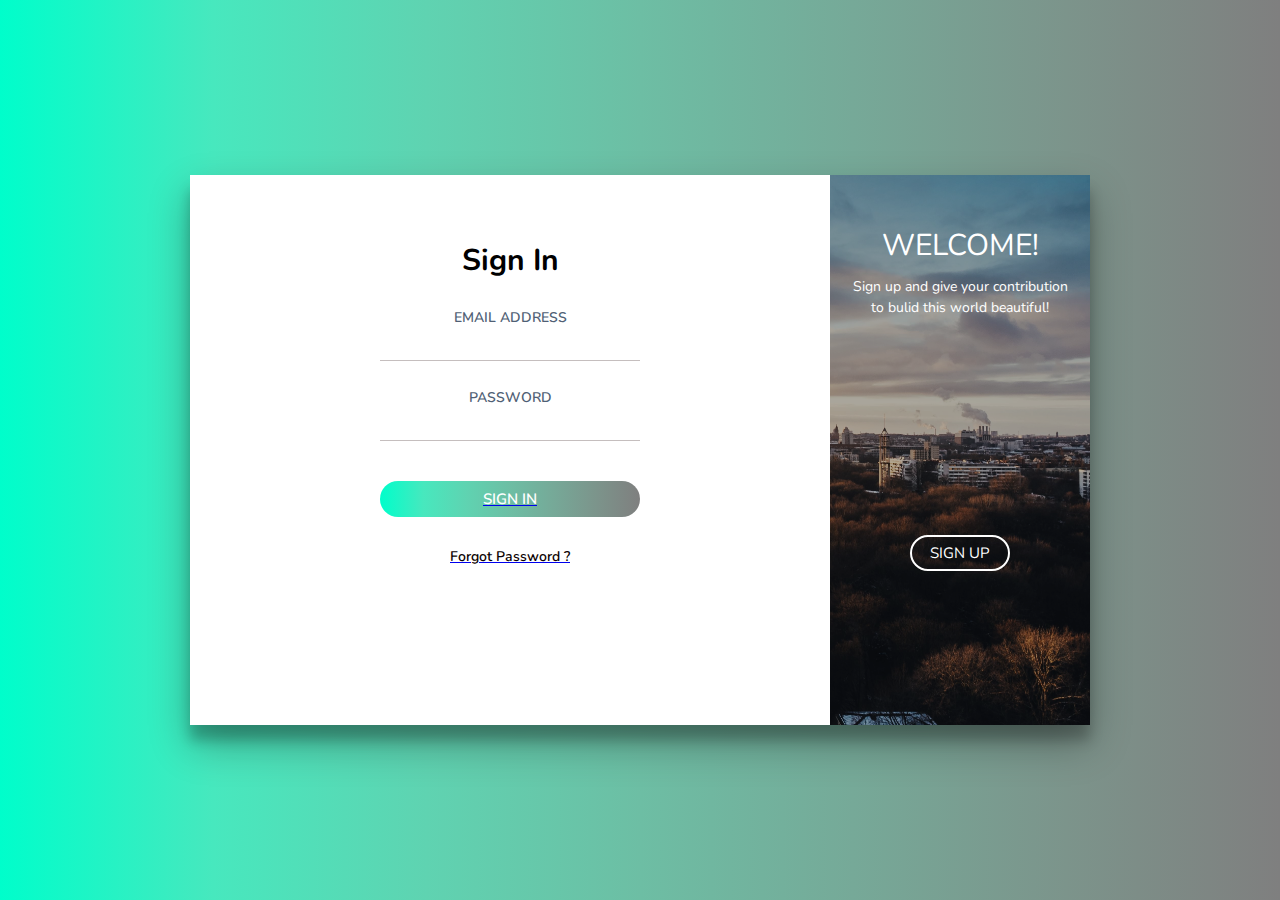
<file: index.html>
<!DOCTYPE html>
<html lang="en">

<head>
    <title>Life on land</title>
    <meta charset="UTF-8">
    <meta name="viewport" content="width=device-width, initial-scale=1">
    <link rel="stylesheet" type="text/css" href="style.css">
    <link href="https://fonts.googleapis.com/css?family=Nunito:400,600,700,800&display=swap" rel="stylesheet">

</head>

<body>


    <div class="cont">
        <div class="form sign-in">
            <h2>Sign In</h2>
            <label>
    <span>Email Address</span>
    <input type="email" name="email">
  </label>
            <label>
    <span>Password</span>
    <input type="password" name="password">
  </label>
            <a href="#" target="_blank">
                <button class="submit" type="button">Sign In</button>
            </a>
            <a href="#" target="blank">
                <p class="forgot-pass">Forgot Password ?</p>
            </a>

        </div>
        <div class="sub-cont">
            <div class="img">
                <div class="img-text m-up">
                    <h2>WELCOME!</h2>
                    <p>Sign up and give your contribution to bulid this world beautiful!</p>
                </div>
                <div class="img-text m-in">
                    <h2>Aready you are a one of us</h2>
                    <p>Then healp us to decorate this mother world with green cover.</p>
                </div>
                <div class="img-btn">
                    <span class="m-up">Sign Up</span>
                    <span class="m-in">Sign In</span>
                </div>
            </div>
            <div class="form sign-up">
                <h2>Sign Up</h2>
                <label>
      <span>Name</span>
      <input type="text">
    </label>
                <label>
      <span>Email</span>
      <input type="email">
    </label>
                <label>
      <span>Password</span>
      <input type="password">
    </label>
                <label>
      <span>Confirm Password</span>
      <input type="password">
    </label>
                <a href="#" target="blank"> <button type="button" class="submit">Sign Up Now</button></a>
            </div>
        </div>

    </div>
    <script type="text/javascript" src="script.js"></script>

</body>

</html>
</file>
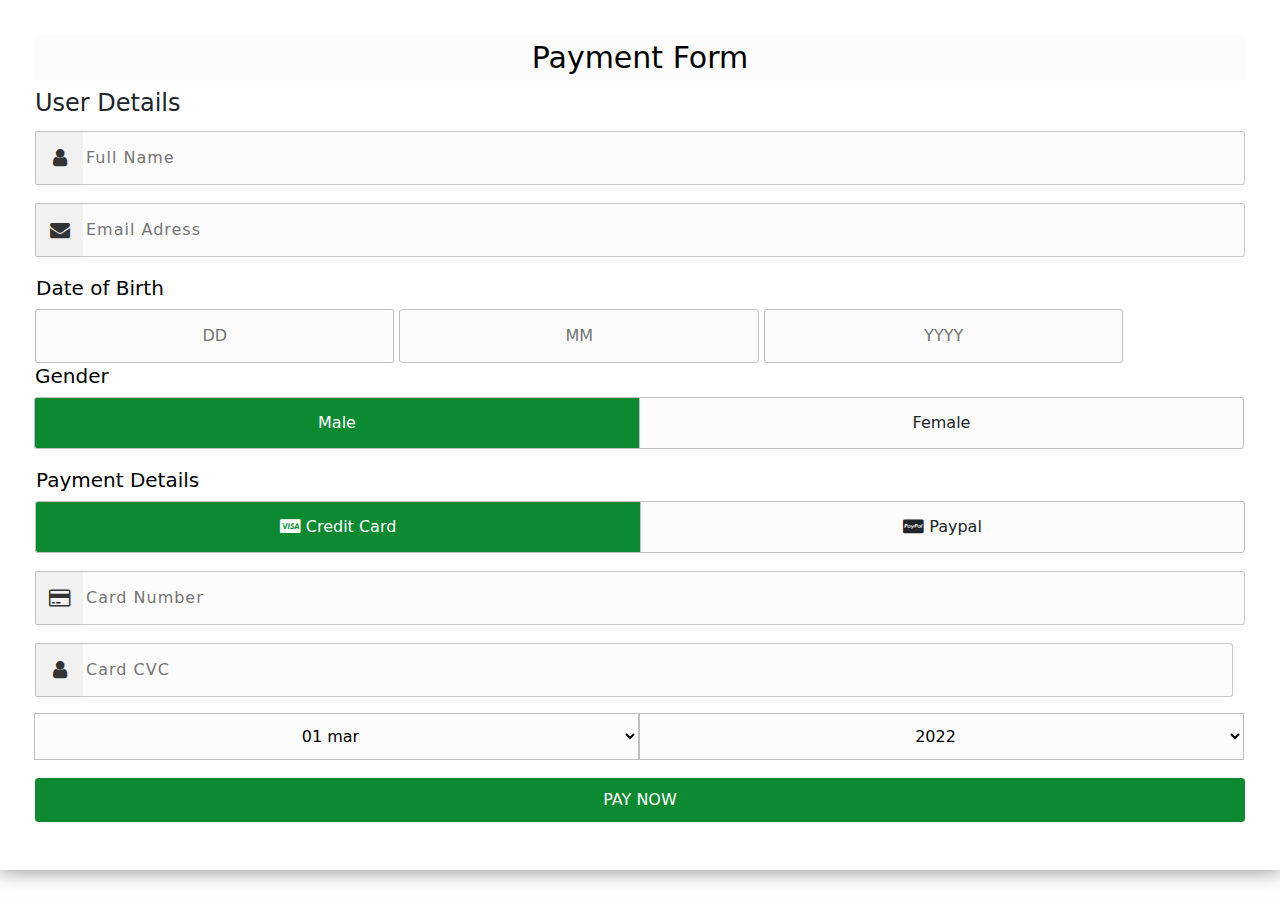
<file: Form.html>
<!DOCTYPE html>
<html lang="en">
<head>
    <meta charset="UTF-8">
    <meta http-equiv="X-UA-Compatible" content="IE=edge">
    <meta name="viewport" content="width=device-width, initial-scale=1.0">
    <link href="https://cdn.jsdelivr.net/npm/bootstrap@5.1.3/dist/css/bootstrap.min.css" rel="stylesheet">
    <link href="https://stackpath.bootstrapcdn.com/font-awesome/4.7.0/css/font-awesome.min.css" rel="stylesheet">
    <link rel="stylesheet" href="/Form.css">
    <title>Form</title>
</head>
<body>
    <div class="wrapper">
        <h2>Payment Form</h2>
        <form method="POST">
            <h4>User Details</h4>
            <div class="input-group">
                <div class="input-box">
                    <input type="text" placeholder="Full Name" required class="name">
                    <i class="fa fa-user icon"></i>
                </div>

            </div>
            <div class="input-group">
                <div class="input-box">
                    <input type="email" placeholder="Email Adress" required class="name">
                    <i class="fa fa-envelope icon"></i>
                </div>
            </div>
            <div class="input-group">
                <div class="input-box">
                    <h4>Date of Birth</h4>
                    <input type="text" placeholder="DD" class="dob">
                    <input type="text" placeholder="MM" class="dob">
                    <input type="text" placeholder="YYYY" class="dob">
                </div>
                <div class="input-box">
                    <h4>
                        Gender</h4>
                    <input type="radio" id="b1" name="gendar" checked class="radio">
                    <label for="b1">Male</label>
                    <input type="radio" id="b2" name="gendar" class="radio">
                    <label for="b2">Female</label>
                </div>
            </div>
            <div class="input-group">
                <div class="input-box">
                    <h4>
                        Payment Details</h4>
                    <input type="radio" name="pay" id="bc1" checked class="radio">
                    <label for="bc1"><span><i class="fa fa-cc-visa"></i> Credit Card</span></label>
                    <input type="radio" name="pay" id="bc2" class="radio">
                    <label for="bc2"><span><i class="fa fa-cc-paypal"></i> Paypal</span></label>
                </div>
            </div>
            <div class="input-group">
                <div class="input-box">
                    <input type="tel" placeholder="Card Number" required class="name">
                    <i class="fa fa-credit-card icon"></i>
                </div>
            </div>
            <div class="input-group">
                <div class="input-box">
                    <input type="tel" placeholder="Card CVC" required class="name">
                    <i class="fa fa-user icon"></i>
                </div>
                <div class="input-box">
                    <div class="date d-flex mt-3">
                        <select>
                            <option>01 mar</option>
                            <option>02 mar</option>
                            <option>03 mar</option>
                        </select>
                        <select>
                            <option>2022</option>
                            <option>2023</option>
                            <option>2024</option>
                        </select>
                    </div>
                </div>


            </div>
            <div class="input-group">
                <div class="input-box">
                    <button type="submit">PAY NOW</button>
                </div>
            </div>
        </form>
    </div>
</body>
</html>
</file>
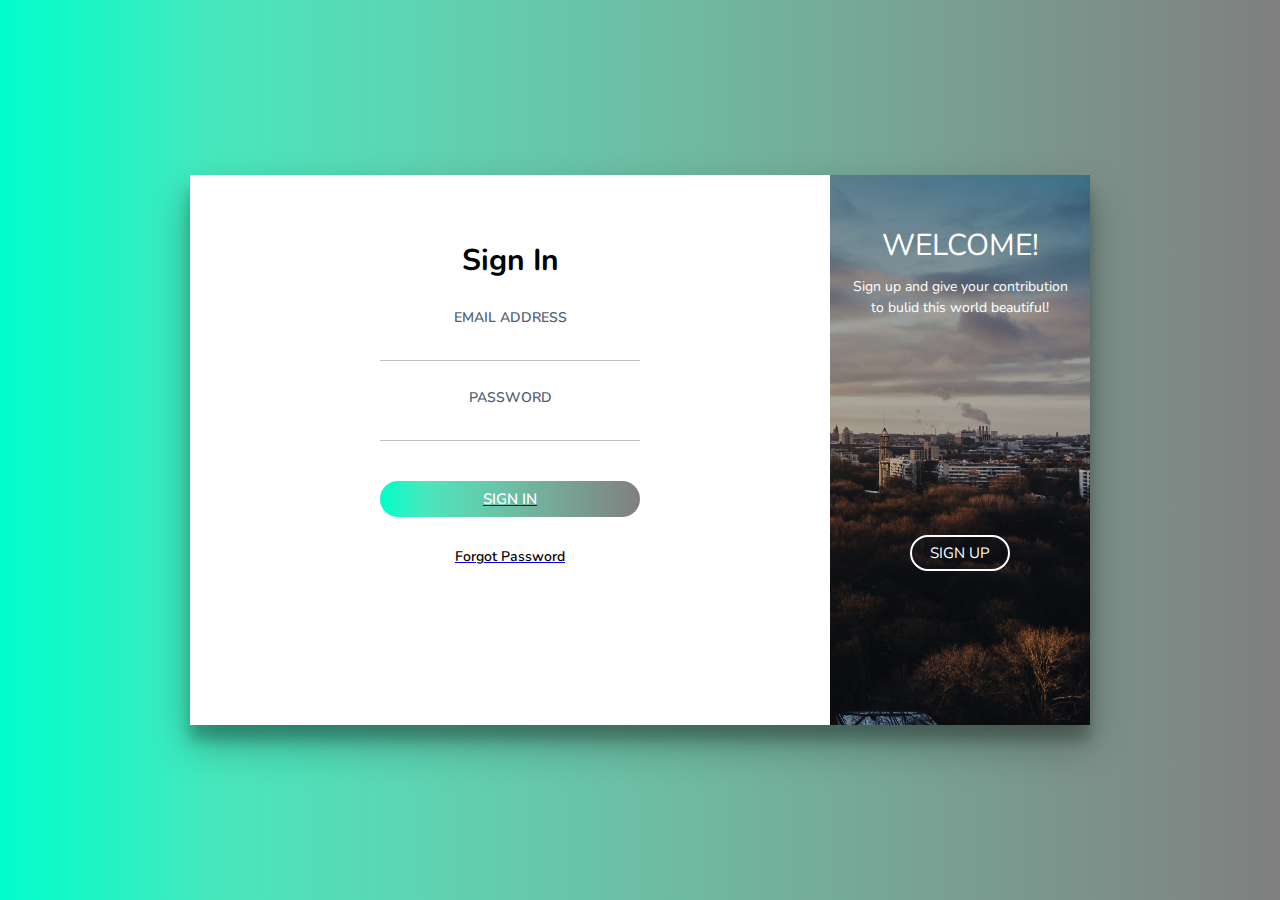
<file: login.html>
<!DOCTYPE html>
<html lang="en">

<head>
    <title>Life on Land LOGin and sign-in</title>
    <meta charset="UTF-8">
    <meta name="viewport" content="width=device-width, initial-scale=1">
    <link rel="stylesheet" type="text/css" href="style.css">
    <link href="https://fonts.googleapis.com/css?family=Nunito:400,600,700,800&display=swap" rel="stylesheet">
</head>

<body>
    <div class="cont">
        <div class="form sign-in">
            <h2>Sign In</h2>
            <label>
        <span>Email Address</span>
        <input type="email" name="email">
      </label>
            <label>
        <span>Password</span>
        <input type="password" name="password">
      </label>
            <a href="#" target="_blank">
                <button class="submit" type="button">Sign In</button>
            </a>
            <a href="#" target="blank">
                <p class="forgot-pass">Forgot Password</p>

            </a>
        </div>
        <div class="sub-cont">
            <div class="img">
                <div class="img-text m-up">
                    <h2>WELCOME!</h2>
                    <p>Sign up and give your contribution to bulid this world beautiful!</p>
                </div>
                <div class="img-text m-in">
                    <h2>Aready you are a one of us</h2>
                    <p>Then healp us to decorate this mother world with green cover.</p>
                </div>
                <div class="img-btn">
                    <span class="m-up">Sign Up</span>
                    <span class="m-in">Sign In</span>
                </div>
            </div>
        </div>
        <div class="form sign-up">
            <h2>Sign Up</h2>
            <label>
      <span>Name</span>
      <input type="text">
    </label>
            <label>
      <span>Email</span>
      <input type="email">
    </label>
            <label>
      <span>Password</span>
      <input type="password">
    </label>
            <label>
      <span>Confirm Password</span>
      <input type="password">
    </label>
            <a href="#" target="blank"> <button type="button" class="submit">Sign Up Now </button></a>
        </div>
    </div>
    </div>
    <script type="text/javascript" src="script.js"></script>

    </a>






</body>

</html>
</file>
<file: style.css>
*,
*:before,
*:after {
    margin: 0;
    padding: 0;
    box-sizing: border-box;
    font-family: 'Nunito', sans-serif;
}

body {
    width: 100%;
    height: 100vh;
    display: flex;
    justify-content: center;
    align-items: center;
    background: -webkit-linear-gradient(left, #00fecb, #47e8be, #5fd3b1, #6dbea4, #76a998, #7c948b, #7f7f7f);
    font-family: 'Nunito', sans-serif;
}

.cont {
    overflow: hidden;
    position: relative;
    width: 900px;
    height: 550px;
    background: #fff;
    box-shadow: 0 19px 38px rgba(0, 0, 0, 0.30), 0 15px 12px rgba(0, 0, 0, 0.22);
}

.sub-cont {
    overflow: hidden;
    position: absolute;
    left: 640px;
    top: 0;
    width: 900px;
    height: 100%;
    padding-left: 260px;
    background: #fff;
    -webkit-transition: -webkit-transform 1.2s ease-in-out;
    transition: -webkit-transform 1.2s ease-in-out;
    transition: transform 1.2s ease-in-out;
}

.img {
    overflow: hidden;
    z-index: 2;
    position: absolute;
    left: 0;
    top: 0;
    width: 260px;
    height: 100%;
    padding-top: 360px;
}

.img-btn {
    overflow: hidden;
    z-index: 2;
    position: relative;
    width: 100px;
    height: 36px;
    margin: 0 auto;
    background: transparent;
    color: #fff;
    text-transform: uppercase;
    font-size: 15px;
    cursor: pointer;
}

.img-text.m-in {
    -webkit-transform: translateX(-520px);
    transform: translateX(-520px);
}

.cont.s-signup .img-text.m-in {
    -webkit-transform: translateX(0);
    transform: translateX(0);
}

.img-btn:after {
    content: '';
    z-index: 2;
    position: absolute;
    left: 0;
    top: 0;
    width: 100%;
    height: 100%;
    border: 2px solid #fff;
    border-radius: 30px;
}

.img-btn span {
    position: absolute;
    left: 0;
    top: 0;
    display: -webkit-box;
    display: flex;
    -webkit-box-pack: center;
    justify-content: center;
    align-items: center;
    width: 100%;
    height: 100%;
    -webkit-transition: -webkit-transform 1.2s;
    transition: -webkit-transform 1.2s;
    transition: transform 1.2s;
    transition: transform 1.2s, -webkit-transform 1.2s;
    ;
}

.img-btn span.m-in {
    -webkit-transform: translateY(-72px);
    transform: translateY(-72px);
}

.cont.s-signup .img-btn span.m-in {
    -webkit-transform: translateY(0);
    transform: translateY(0);
}

.cont.s-signup .img-btn span.m-up {
    -webkit-transform: translateY(72px);
    transform: translateY(72px);
}

.sign-up {
    -webkit-transform: translate3d(-900px, 0, 0);
    transform: translate3d(-900px, 0, 0);
}

.cont.s-signup .sign-up {
    -webkit-transform: translate3d(0, 0, 0);
    transform: translate3d(0, 0, 0);
}

input,
button {
    border: none;
    outline: none;
    background: none;
}

.welcome-text {
    width: 100%;
    height: auto;
    margin: 30% 0;
}

.form {
    position: relative;
    width: 640px;
    height: 100%;
    padding: 50px 30px;
    -webkit-transition: -webkit-transform 1.2s ease-in-out;
    transition: -webkit-transform 1.2s ease-in-out;
    transition: transform 1.2s ease-in-out;
    transition: transform 1.2s ease-in-out, -webkit-transform 1.2s ease-in-out;
}

h2 {
    width: 100%;
    font-size: 30px;
    text-align: center;
}

label {
    display: block;
    width: 260px;
    margin: 25px auto 0;
    text-align: center;
}

label span {
    font-size: 14px;
    font-weight: 600;
    color: #505f75;
    text-transform: uppercase;
}

input {
    display: block;
    width: 100%;
    margin-top: 5px;
    font-size: 16px;
    padding-bottom: 5px;
    border-bottom: 1px solid rgba(109, 93, 93, 0.4);
    text-align: center;
    font-family: 'Nunito', sans-serif;
}

button {
    display: block;
    margin: 0 auto;
    width: 260px;
    height: 36px;
    border-radius: 30px;
    color: #fff;
    font-size: 15px;
    cursor: pointer;
}

.submit {
    margin-top: 40px;
    margin-bottom: 30px;
    text-transform: uppercase;
    font-weight: 600;
    font-family: 'Nunito', sans-serif;
    background: -webkit-linear-gradient(left, #00fecb, #47e8be, #5fd3b1, #6dbea4, #76a998, #7c948b, #7f7f7f);
}

.submit:hover {
    background: -webkit-linear-gradient(left);
}

.forgot-pass {
    margin-top: 15px;
    text-align: center;
    font-size: 14px;
    font-weight: 600;
    color: #0c0101;
    cursor: pointer;
}

.forgot-pass:hover {
    color: brown;
}

.cont.s-signup .sub-cont {
    -webkit-transform: translate3d(-640px, 0, 0);
    transform: translate3d(-640px, 0, 0);
}

.img:before {
    content: '';
    position: absolute;
    right: 0;
    top: 0;
    width: 900px;
    height: 100%;
    background-image: url(R.jfif);
    background-size: cover;
    transition: -webkit-transform 1.2s ease-in-out;
    transition: transform 1.2s ease-in-out, -webkit-transform 1.2s ease-in-out;
}

.img:after {
    content: '';
    position: absolute;
    left: 0;
    top: 0;
    width: 100%;
    height: 100%;
    background: rgba(0, 0, 0, 0.3);
}

.cont.s-signup .img:before {
    -webkit-transform: translate3d(640px, 0, 0);
    transform: translate3d(640px, 0, 0);
}

.img-text {
    z-index: 2;
    position: absolute;
    left: 0;
    top: 50px;
    width: 100%;
    padding: 0 20px;
    text-align: center;
    color: #fff;
    -webkit-transition: -webkit-transform 1.2s ease-in-out;
    transition: -webkit-transform 1.2s ease-in-out;
    transition: transform 1.2s ease-in-out, -webkit-transform 1.2s ease-in-out;
}

.img-text h2 {
    margin-bottom: 10px;
    font-weight: normal;
}

.img-text p {
    font-size: 14px;
    line-height: 1.5;
}

.cont.s-signup .img-text.m-up {
    -webkit-transform: translateX(520px);
    transform: translateX(520px);
}

.img-text.m-in {
    -webkit-transform: translateX(-520px);
    transform: translateX(-520px);
}

.cont.s-signup .img-text.m-in {
    -webkit-transform: translateX(0);
    transform: translateX(0);
}

.sign-in {
    padding-top: 65px;
    -webkit-transition-timing-function: ease-out;
    transition-timing-function: ease-out;
}

.cont.s-signup .sign-in {
    -webkit-transition-timing-function: ease-in-out;
    transition-timing-function: ease-in-out;
    -webkit-transition-duration: 1.2s;
    transition-duration: 1.2s;
    -webkit-transform: translate3d(640px, 0, 0);
    transform: translate3d(640px, 0, 0);
}
</file>
<file: Form.css>
*{
    margin: 0;
    padding: 0;
    box-sizing: border-box;
}
.container{
    background-color: #f5f5f5;
    font-family: Arial, Helvetica, sans-serif;
}
.wrapper{
    background-color: #fff;
    width: 100%;
    padding: 35px;
    box-shadow: 0px 0px 20px rgba(0,0,0,0.5);
}
.h4{
    padding: 1px;
    color: #000;
    font-size: 20px;
}
.wrapper h2{
    background-color: #fcfcfc;
    color: #000;
    font-size: 30px;
    padding: 5px;
    text-align: center;
    
}
.input-box h4{
    padding: 1px;
    color: #000;
    font-size: 20px;
}
.input-group{
    margin-bottom: 8px;
    width: 100%;
    position: relative;
    display: flex;
    flex-direction: row;
    padding: 5px 0;
}
.input-box{
    width: 100%;
    margin-right: 12px;
    position: relative;
}
.input-box:last-child{
    margin-right: 0;
}
.name{
    padding: 14px 10px 14px 50px;
    width: 100%;
    background-color: #fcfcfc;
    border: 1px solid #00000033;
    outline: none;
    letter-spacing: 1px;
    transition: 0.3s;
    border-radius: 3px;
    color: #333;
}
.name:focus, .dob:focus{
    -webkit-box-shadow:0 0 2px 1px #0c8a32;
    -moz-box-shadow:0 0 2px 1px #0c8a32;
    box-shadow: 0 0 2px 1px #0c8a32;
    border: 1px solid #0c8a32;
}
.input-box .icon{
    width: 48px;
    display: flex;
    justify-content: center;
    align-items: center;
    position: absolute;
    top: 0px;
    left: 0px;
    bottom: 0px;
    color: #333;
    background-color: #f1f1f1;
    border-radius: 2px 0 0 2px;
    transition: 0.3s;
    font-size: 20px;
    pointer-events: none;
    border: 1px solid #00000033;
    border-right: none;
}
.name:focus + .icon{
    background-color: #0c8a32;
    color: #fff;
    border-right: 1px solid #0c8a32;
    border: none;
    transition: 1s;
}
.dob{
    width: 30%;
    padding: 14px;
    text-align: center;
    background-color: #fcfcfc;
    transition: 0.3s;
    outline: none;
    border: 1px solid #c0bfbf;
    border-radius: 3px;
}
.radio{
    display: none;
}
.input-box label{
    width: 50%;
    padding: 13px;
    background-color: #fcfcfc;
    display: inline-block;
    float: left;
    text-align: center;
    border: 1px solid #c0bfbf;
}
.input-box label:first-of-type{
    border-top-left-radius: 3px;
    border-bottom-left-radius: 3px;
    border-right: none;
}
.input-box label:last-of-type{
    border-top-right-radius: 3px;
    border-bottom-right-radius: 3px;
}
.radio:checked + label{
    background-color: #0c8a32;
    color: #fff;
    transition: 0.5s;
}
.input-box select{
    display: inline-block;
    width: 50%;
    padding: 12px;
    background-color: #fcfcfc;
    text-align: center;
    font-size: 16px;
    outline: none;
    border: 1px solid #c0bfbf;
    cursor: pointer;
    transition: all 0.2s ease;
}
.input-box select:focus{
    background-color: #0c8a32;
    color: #fff;
    text-align: center;
}
button{
    width: 100%;
    background: transparent;
    border: none;
    background: #0c8a32;
    color: #fff;
    padding: 10px;
    border-radius: 4px;
    font-size: 16px;
    transition: all 0.35s ease;
}
button:hover{
    cursor: pointer;
    background: #0bbdf3;
}
.image img{
    width: 100%;
    height: 100vh;;
}
</file>
